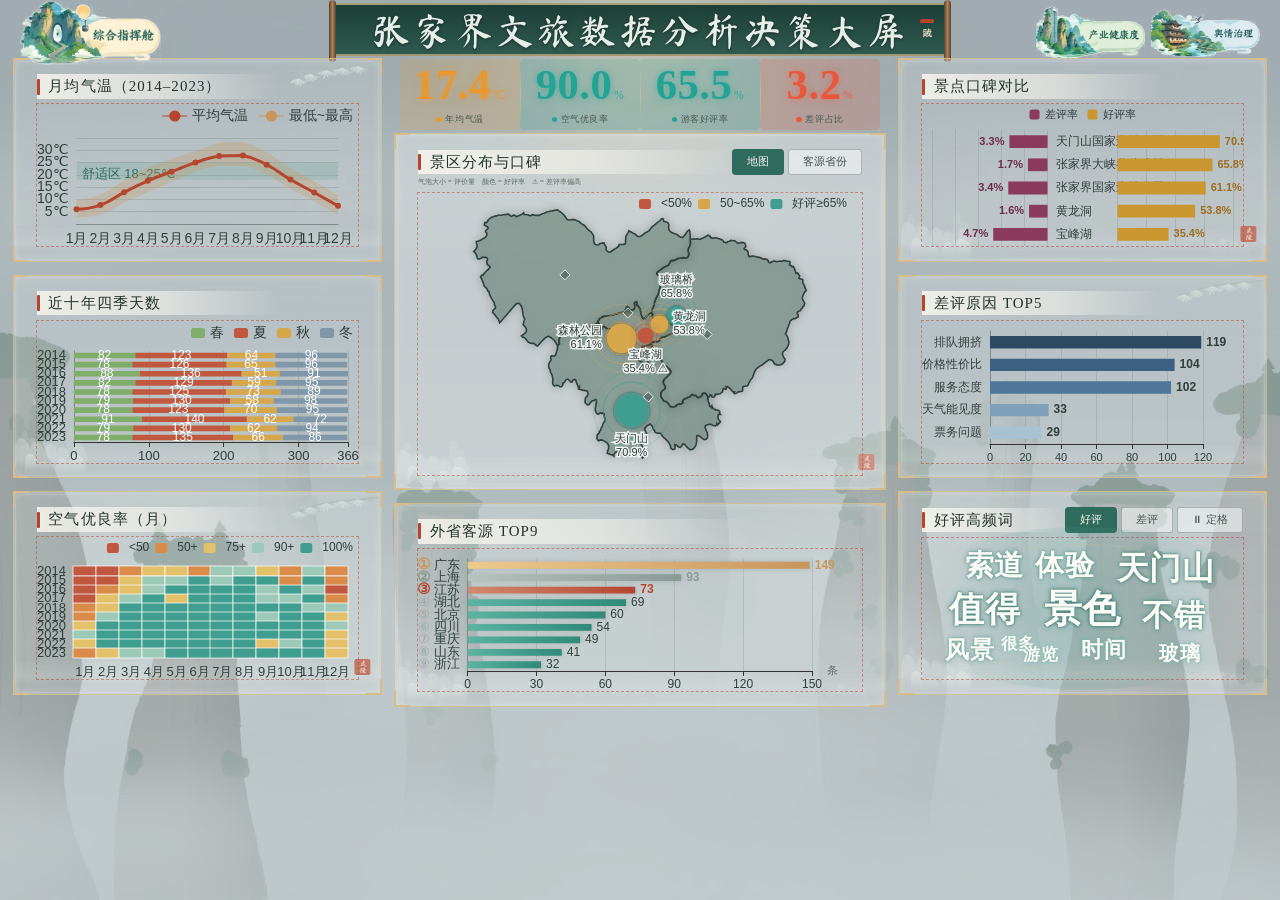
<file: dashboard/index.html>
<!DOCTYPE html>
<html lang="en">
<head>
    <meta charset="UTF-8">
    <meta http-equiv="X-UA-Compatible" content="IE=edge">
    <meta name="viewport" content="width=device-width, initial-scale=1.0">
    <title>张家界文旅数据分析决策大屏</title>
    <link rel="stylesheet" href="css/LscreenDis.css">
    <script src="js/echarts.min.js"></script>
    <script src="js/flexible.js"></script>
    <script src="js/jquery.min.js"></script>
    <style>
        /* 图片导航贴近页面顶部，保持左一右二布局 */
        .page-nav {
            position: absolute;
            top: 0;
            left: 20px;
            right: 20px;
            z-index: 9999;
            display: flex;
            align-items: center;
            justify-content: space-between;
            pointer-events: none;
        }
        .nav-left,
        .nav-right {
            display: flex;
            align-items: center;
            gap: 6px;
            pointer-events: auto;
        }
        .nav-right { flex-direction: row; }
        .page-nav a {
            display: block;
            line-height: 0;
            text-decoration: none;
            outline-offset: 3px;
            transition: transform 0.2s ease;
        }
        .nav-left a { width: clamp(85px, 11.05vw, 161.5px); }
        .nav-right a { width: clamp(76.5px, 8.5vw, 131.75px); }
        .page-nav a img {
            display: block;
            width: 100%;
            height: auto;
            object-fit: contain;
        }
        .page-nav a:hover { transform: translateY(-2px); }
        @media (max-width: 1000px) {
            .page-nav { top: 0; left: 10px; right: 10px; }
            .nav-left a { width: clamp(63.75px, 11.05vw, 106.25px); }
            .nav-right a { width: clamp(57.8px, 9.35vw, 89.25px); }
            .nav-left, .nav-right { gap: 2px; }
        }
        @media (max-width: 600px) {
            .page-nav { top: 0; left: 6px; right: 6px; }
            .nav-left a { width: 59.5px; }
            .nav-right a { width: 52.7px; }
        }
    </style>
</head>
<body>
    <nav class="page-nav" aria-label="大屏页面导航">
        <div class="nav-left">
            <a class="active" href="index.html" aria-label="综合指挥舱">
                <img src="img/01_综合指挥舱 .png" data-file="01_综合指挥舱.png" alt="综合指挥舱">
            </a>
        </div>
        <div class="nav-right">
            <a href="page2.html" aria-label="产业健康度">
                <img src="img/02_产业健康度.png" data-file="02_产业健康度.png" alt="产业健康度">
            </a>
            <a href="page3.html" aria-label="舆情治理">
                <img src="img/03_舆情治理.png" data-file="03_舆情治理.png" alt="舆情治理">
            </a>
        </div>
    </nav>


    <script>
        // 兼容图片放在 image、images 或其子文件夹中的情况
        document.querySelectorAll('.page-nav img[data-file]').forEach(function (img) {
            const name = img.dataset.file;
            const paths = [
                'image/' + name,
                'images/' + name,
                'image/导航按钮单独图片/' + name,
                'images/导航按钮单独图片/' + name,
                name
            ];
            let index = 0;
            img.onerror = function () {
                index += 1;
                if (index < paths.length) img.src = paths[index];
                else console.error('导航图片未找到：' + name + '。请确认图片与 HTML 的相对路径。');
            };
        });
    </script>

    <!-- 标题区 -->
    <header>
        <!-- 卷轴横幅：标题和印章放在横幅里 -->
        <div class="scroll">
            <h1>张家界文旅数据分析决策大屏</h1>
            <span class="seal">武陵</span>
        </div>
    </header>
    <!-- 父容器_大盒子 -->
    <div class="viewport">
        <!-- 左边区域 -->
        <div class="column">
            <div class="panel left1">
                <div class="inner">
                    <h2>月均气温（2014–2023）</h2>
                    <div class="chart"></div>
                </div>
            </div>
            <div class="panel left2">
                <div class="inner">
                    <h2>近十年四季天数</h2>
                    <div class="chart"></div>
                </div>
            </div>
            <div class="panel left3">
                <div class="inner">
                    <h2>空气优良率（月）</h2>
                    <div class="chart"></div>
                </div>
            </div>
        </div>
        <!-- 中间区域 -->
        <div class="column">
            <div class="panel center1">
                <div class="inner">
                    <div class="chart kpi-bar"></div>
                </div>
            </div>
            <div class="panel center2">
                <div class="inner">
                    <div class="tab-head">
                        <h2 id="center2Title">景区分布与口碑</h2>
                        <div class="tab-switch">
                            <button type="button" class="tab-btn active" data-tab="map">地图</button>
                            <button type="button" class="tab-btn" data-tab="province">客源省份</button>
                        </div>
                    </div>
                    <p class="map-legend">气泡大小 = 评价量　颜色 = 好评率　⚠ = 差评率偏高</p>
                    <div class="chart"></div>
                </div>
            </div>
            <!-- center3、center4 合并成一个宽格子：四季综合评估、游客量与旅游收入两张图先搁置，位置待定 -->
            <div class="center-bottom">
                <div class="panel center3">
                    <div class="inner">
                        <h2>外省客源 TOP9</h2>
                        <div class="chart"></div>
                    </div>
                </div>
            </div>
        </div>
        <!-- 右边区域 -->
        <div class="column">
            <div class="panel right1">
                <div class="inner">
                    <h2>景点口碑对比</h2>
                    <div class="chart"></div>
                </div>
            </div>
            <div class="panel right2">
                <div class="inner">
                    <!-- 完整的矩形树图（含景点下钻）信息量大，这个格子放不下，先放主要原因TOP4；
                         完整版代码还在 js/index.js 的 buildRight2Option 里，阶段D做交互时再接上 -->
                    <h2>差评原因 TOP5</h2>
                    <div class="chart"></div>
                </div>
            </div>
            <div class="panel right3">
                <div class="inner">
                    <div class="tab-head">
                        <h2 id="right3Title">好评高频词</h2>
                        <div class="tab-switch">
                            <button type="button" class="tab-btn active" data-tab="good">好评</button>
                            <button type="button" class="tab-btn" data-tab="bad">差评</button>
                            <button type="button" class="tab-btn" id="right3PauseBtn">⏸ 定格</button>
                        </div>
                    </div>
                    <!-- 纯 HTML+CSS 词云：每个词是一个独立的 <span>，各自配一条随机时长/延迟的
                         循环淡入淡出动画，不是整张图一起切换——词的位置、动画都由 js/index.js 生成 -->
                    <div class="chart" id="right3Stage"></div>
                </div>
            </div>
        </div>
    </div>
    <!-- 全屏查看大图用的弹层：默认隐藏，点"查看大图"才打开 -->
    <div id="chartModal" class="chart-modal">
        <div class="chart-modal-head">
            <h2 id="chartModalTitle"></h2>
            <span class="chart-modal-close" id="chartModalClose">✕ 关闭</span>
        </div>
        <div id="chartModalChart" class="chart-modal-chart"></div>
    </div>
    <!-- 数据（由 data_processing 里的脚本生成）和图表代码：放在页面最后，等图表容器都创建好了再画图 -->
    <script src="data/monthTemp.js"></script>
    <script src="data/seasonDays.js"></script>
    <script src="data/airMonth.js"></script>
    <script src="data/zjjGeo.js"></script>
    <script src="data/spotReview.js"></script>
    <script src="data/sourceProvince.js"></script>
    <script src="data/china.js"></script>
    <script src="data/badReasonCount.js"></script>
    <script src="data/wordCloud.js"></script>
    <script src="js/index.js"></script>
</body>
</html>
</file>
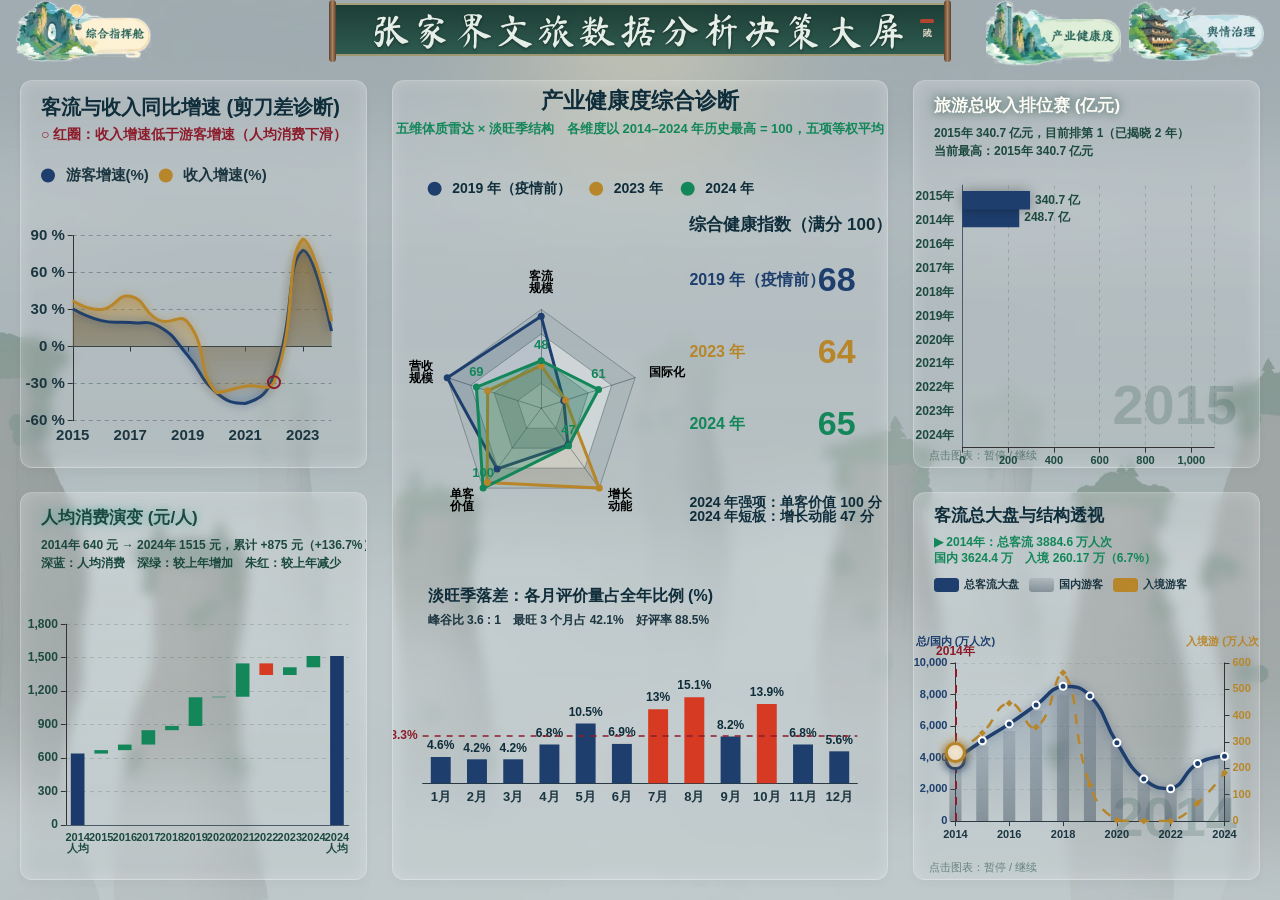
<file: dashboard/page2.html>
<!DOCTYPE html>
<html lang="zh-CN">
<head>
    <meta charset="UTF-8">
    <meta http-equiv="X-UA-Compatible" content="IE=edge">
    <meta name="viewport" content="width=device-width, initial-scale=1.0">
    <title>张家界文旅数据分析决策大屏</title>

    <!-- 公共样式 -->
    <link rel="stylesheet" href="css/LscreenDis.css">

    <!-- 页面二专用样式 -->
    <link rel="stylesheet" href="css/page2.css">

    <!-- 公共脚本 -->
    <script src="js/echarts.min.js"></script>
    <script src="js/flexible.js"></script>
    <script src="js/jquery.min.js"></script>
</head>

<body>
    <!-- 页面导航 -->
    <nav class="page-nav">
        <div class="nav-left">
            <a href="index.html" title="综合指挥舱">
                <img src="img/01_综合指挥舱 .png" alt="综合指挥舱">
            </a>
        </div>

        <div class="nav-right">
            <a class="active" href="page2.html" title="产业健康度">
                <img src="img/02_产业健康度.png" alt="产业健康度">
            </a>

            <a href="page3.html" title="舆情治理">
                <img src="img/03_舆情治理.png" alt="舆情治理">
            </a>
        </div>
    </nav>

    <!-- 页面标题 -->
    <header>
        <div class="scroll">
            <h1>张家界文旅数据分析决策大屏</h1>
            <span class="seal">武陵</span>
        </div>
    </header>
    <!-- ================= 核心图表数据舱 ================= -->
<section class="main-content">
    
    <!-- 左侧数据舱 -->
    <div class="left-column">
        <div class="chart-box" id="chart-scissors"></div>
        <div class="chart-box" id="chart-revenue-structure"></div> <!-- 预留一个收入结构图 -->
    </div>

    <!-- 中间 C 位数据舱 -->
    <div class="center-column">
        <div class="chart-box main-chart" id="chart-core"></div>
    </div>

    <!-- 右侧数据舱 (原本的留白区现在变成图表区) -->
    <div class="right-column">
        <!-- 原本在左下的客源排行，移动到右上方，更符合阅读动线 -->
        <div class="chart-box" id="chart-source"></div>
        <!-- 右下方：入境游复苏对比图 -->
        <div class="chart-box" id="chart-inbound"></div>
    </div>

</section>
<script src="data/tourism.js"></script>
<script src="data/monthReview.js"></script>
<script src="js/page2.js"></script>
</body>
</html>
</file>
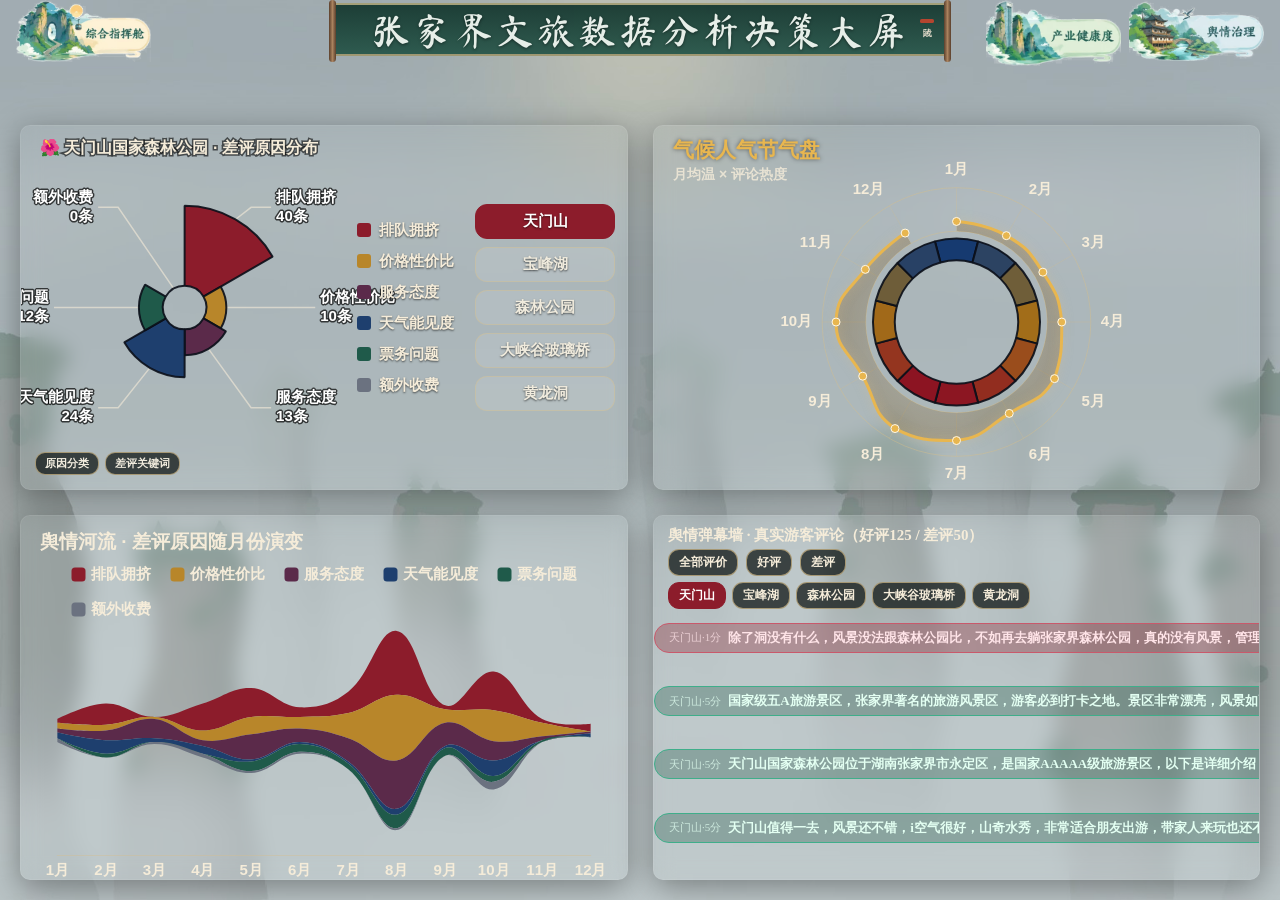
<file: dashboard/page3.html>
<!DOCTYPE html>
<html lang="zh-CN">
<head>
    <meta charset="UTF-8">
    <meta http-equiv="X-UA-Compatible" content="IE=edge">
    <meta name="viewport" content="width=device-width, initial-scale=1.0">
    <title>张家界文旅数据分析决策大屏</title>

    <link rel="stylesheet" href="css/LscreenDis.css">
    <link rel="stylesheet" href="css/page3.css">

    <script src="js/echarts.min.js"></script>
    <script src="js/flexible.js"></script>
    <script src="js/jquery.min.js"></script>
    <script src="data/monthTemp.js"></script>
    <script src="data/monthReview.js"></script>
    <script src="data/badReasonCount.js"></script>
    <script src="data/badWordsBySpot.js"></script>
    <script src="data/badReasonMonth.js"></script>
    <script src="data/commentSample.js"></script>

    <style>
        header {
            position: absolute;
            top: 0;
            left: 0;
            right: 0;
            width: 100%;
            height: 1.1rem;
            margin: 0 auto;
            z-index: 100;
        }

        .scroll {
            position: absolute;
            left: 50%;
            top: .05rem;
            width: 11.4rem;
            height: 1rem;
            margin-left: -5.7rem;
            background: linear-gradient(
                to bottom,
                rgba(22, 56, 48, .95),
                rgba(40, 86, 74, .95)
            );
            border-top: 2px solid rgba(214, 190, 140, .7);
            border-bottom: 2px solid rgba(214, 190, 140, .7);
        }

        .scroll::before,
        .scroll::after {
            content: "";
            position: absolute;
            top: -.08rem;
            width: .14rem;
            height: 1.16rem;
            border-radius: .07rem;
            background: linear-gradient(
                to right,
                #5a3f2c,
                #a9825e,
                #5a3f2c
            );
        }

        .scroll::before { left: -.14rem; }
        .scroll::after { right: -.14rem; }

        .scroll h1 {
            width: 100%;
            height: 100%;
            line-height: .96rem;
            text-align: center;
            font-family: "MaShanZheng", "KaiTi", serif;
            font-size: .72rem !important;
            font-weight: 400;
            letter-spacing: .06rem;
            color: transparent;
            background: linear-gradient(
                100deg,
                #e6eee8 40%,
                #fff3c9 50%,
                #e6eee8 60%
            );
            background-size: 300% 100%;
            -webkit-background-clip: text;
            background-clip: text;
            animation: shine 6s linear infinite;
        }

        @keyframes shine {
            from { background-position: 100% 0; }
            to { background-position: 0 0; }
        }

        .scroll .seal {
            position: absolute;
            right: .18rem;
            top: .27rem;
            padding: .04rem .05rem;
            border-radius: .03rem;
            background-color: #b5452f;
            color: #f6e9d8;
            font-family: "KaiTi", "楷体", serif;
            font-size: .16rem;
            line-height: .18rem;
            writing-mode: vertical-rl;
        }

        .page-nav {
            position: absolute;
            top: 0;
            left: 0;
            right: 0;
            z-index: 9999;
            display: flex;
            justify-content: space-between;
            align-items: flex-start;
            padding: 0 16px;
            pointer-events: none;
        }

        .nav-left, .nav-right {
            display: flex;
            align-items: flex-start;
            gap: 8px;
            pointer-events: auto;
        }

        .page-nav a {
            display: block;
            width: 135px;
            line-height: 0;
            transition: transform .2s ease;
        }

        .page-nav a img {
            display: block;
            width: 100%;
            height: auto;
        }

        .page-nav a:hover {
            transform: translateY(2px);
        }
    </style>
</head>

<body>
    
    <nav class="page-nav">
        <div class="nav-left">
            <a href="index.html" title="综合指挥舱">
                <img src="img/01_综合指挥舱 .png" alt="综合指挥舱">
            </a>
        </div>

        <div class="nav-right">
            <a href="page2.html" title="产业健康度">
                <img src="img/02_产业健康度.png" alt="产业健康度">
            </a>

            <a href="page3.html" title="舆情治理">
                <img src="img/03_舆情治理.png" alt="舆情治理">
            </a>
        </div>
    </nav>

    <header>
        <div class="scroll">
            <h1>张家界文旅数据分析决策大屏</h1>
            <span class="seal">武陵</span>
        </div>
    </header>

    <!-- 经典的 2×2 四宫格网格容器 -->
    <div class="main-container">
        <div class="glass-panel" id="panelTopLeft">
    <!-- 左上角图表内部专属的切换按钮容器 -->
    <div class="panel-inner-controller" id="topLeftController"></div>
</div>
        <div class="glass-panel" id="panelTopRight"></div>
        <div class="glass-panel" id="panelBottomLeft"></div>
        <div class="glass-panel" id="panelBottomRight">
            <div class="danmu-header" id="danmuHeader">舆情弹幕墙 · 真实游客评论</div>
            <div class="danmu-filters" id="danmuFilters">
                <div class="danmu-spot-tab sentiment-tab active" data-sentiment="all">全部评价</div>
                <div class="danmu-spot-tab sentiment-tab" data-sentiment="pos">好评</div>
                <div class="danmu-spot-tab sentiment-tab" data-sentiment="neg">差评</div>
            </div>
            <div class="danmu-spot-tabs" id="danmuSpotTabs"></div>
            <div class="danmu-wall" id="danmuWall"></div>
        </div>
    </div>
<script src="js/page3.js"></script>
</body>
</html>
</file>
<file: dashboard/css/LscreenDis.css>
/* 清除元素默认的内外边距 */
* {
    margin: 0;
    padding: 0;
    box-sizing: border-box;
}
/* 让所有斜体_不倾斜 */
em,
i {
    font-style: normal;
}
/* 去掉列表前面的小点 */
li {
    list-style: none;
}
/* 图片没有边框_去掉图片底侧的空白缝隙 */
img {
    border: 0; /* ie6 */
    vertical-align: middle;
}
/* 让button 按钮 变成小手 */
button {
    cursor: pointer;
}
/* 取消链接的下划线 */
a {
    color: #666;
    text-decoration: none;
}
a:hover {
    color: #e33333;
}
h4 {
    font-weight: 400;
}

/* 整屏背景：水墨剪影风峰林云海（img/bg.jpg，自己画的），配色参考武陵源雨后实景
   配色：天空 #7f8d96→#dde3e3 灰蓝 / 云雾 #eef2f1 / 峰林岩体 近 #77736a → 远 #a6aeac 砂岩暖灰、植被 近 #2d4d36 → 远 #8fa199 只在峰顶和崖壁 / 金日 #f6d27a
   原图山峰太满、戳进了面板内容区域显得杂乱，和纯色（#b0bbbe，和 body 底色一致）按 70% 混合调淡，只留一层若隐若现的氛围 */
body {
    background: #b0bbbe url(../img/bg.jpg) no-repeat center bottom / cover fixed;   /* fixed：按屏幕大小铺满，底部不漏边 */
}

/* 实现rem适配 */
@media screen and (max-width: 1024px) {
    html {
        font-size: 42.66px !important;
    }
}
@media screen and (min-width: 1920px) {
    html {
        font-size: 80px !important;
    }
}

/* 父容器_大盒子：整个屏幕的flex为10，以下按3：4：3比例划分 */
.viewport {
    display: flex;
    min-width: 1024px;
    max-width: 1920px;
    min-height: 780px;
    margin: 0 auto;
    padding: 1.1rem .25rem 0;
}
/* 左边区域 */
.viewport .column {
    flex: 3;
}
/* 中间区域 */
.viewport .column:nth-child(2) {
    flex: 4;
}
/* 右边区域 */
.viewport .column:nth-child(3) {
    flex: 3;
}
/* 中间栏左右各留 .25rem 间隔 */
.viewport .column:nth-child(2) {
    margin: 0 .25rem;
}

/* 公共面板样式（照老师 1.2 节的 border-image 写法，边框图换成自己画的山水元素） */
/* 边框图都是 2 倍图（960×480），所以切割值是设计尺寸的 2 倍：上 50 右 140 下 90 左 160 像素 → ×2 */
.panel {
    position: relative;
    border: 15px solid transparent;
    border-image-source: url(../img/border-peaks.png);
    border-width: .625rem 1.75rem 1.125rem 2rem;    /* 50px 140px 90px 160px ÷ 80 */
    border-image-slice: 100 280 180 320 fill;        /* fill：边框图中间部分也铺上（边框图已去掉底色，面板透明，背景直接透出来） */
    margin-bottom: .25rem;
}
.inner {
    position: absolute;
    /* 负的边框宽度：让内容区铺满整个面板，而不是只占边框围出来的中间部分 */
    top: -.625rem;
    right: -1.75rem;
    bottom: -1.125rem;
    left: -2rem;
    padding: .3rem .45rem;
    /* 竖向 flex：上面是小标题，下面的图表容器占满剩下的高度 */
    display: flex;
    flex-direction: column;
}
/* 面板底板和框线：用伪元素画，位置和 .inner 一样铺满整个面板
   ::before 在内容下面：一层很淡的白色（只提亮、不改变背景的颜色）+ 一圈金色细线
   ::after 在内容上面：四个角各一个金色的 L 形角标，像古画装裱的包角 */
.panel::before,
.panel::after {
    content: "";
    position: absolute;
    top: -.625rem;
    right: -1.75rem;
    bottom: -1.125rem;
    left: -2rem;
    pointer-events: none;   /* 不挡住图表的鼠标交互 */
}
.panel::before {
    background-color: rgba(255, 255, 255, .16);
    border: 1px solid rgba(214, 190, 140, .75);
    border-radius: .06rem;
    box-shadow: inset 0 0 .15rem rgba(255, 255, 255, .25);   /* 内发光，让框线更柔和 */
}
/* center2 是地图所在的视觉重心，底板比其他面板更"实"一点，不会被淡化后的背景吃掉 */
.center2::before {
    background-color: rgba(255, 255, 255, .32);
}
.panel::after {
    /* 8 条渐变色块拼成 4 个 L 形角：每个角一横一竖 */
    background:
        linear-gradient(#d6be8c, #d6be8c) left top / .3rem .04rem,
        linear-gradient(#d6be8c, #d6be8c) left top / .04rem .3rem,
        linear-gradient(#d6be8c, #d6be8c) right top / .3rem .04rem,
        linear-gradient(#d6be8c, #d6be8c) right top / .04rem .3rem,
        linear-gradient(#d6be8c, #d6be8c) left bottom / .3rem .04rem,
        linear-gradient(#d6be8c, #d6be8c) left bottom / .04rem .3rem,
        linear-gradient(#d6be8c, #d6be8c) right bottom / .3rem .04rem,
        linear-gradient(#d6be8c, #d6be8c) right bottom / .04rem .3rem;
    background-repeat: no-repeat;
}
/* 面板小标题：左边一条朱红竖线（和印章呼应）+ 深墨色楷体字*/
.panel h2 {
    position: relative;
    width: 75%;
    height: .46rem;
    line-height: .46rem;
    padding-left: .22rem;
    background: linear-gradient(to right, rgba(248, 246, 238, .85), rgba(248, 246, 238, .55) 55%, rgba(248, 246, 238, 0));
    font-family: "KaiTi", "楷体", serif;
    font-size: .28rem;
    font-weight: 400;
    letter-spacing: .02rem;
    color: #24332e;
}
.panel h2::before {
    content: "";
    position: absolute;
    left: 0;
    top: .08rem;
    width: .06rem;
    height: .3rem;
    border-radius: .02rem;
    background-color: #b5452f;
}
/* 地图图例说明文字：小字，放在标题和图表之间 */
.map-legend {
    margin-top: .05rem;
    font-size: .14rem;
    color: #5a6b64;
}
/* 标题和切换标签同一行：标题占位置，标签贴右边 */
.tab-head {
    display: flex;
    align-items: center;
    justify-content: space-between;
}
.tab-switch {
    display: flex;
    gap: .08rem;
}
.tab-btn {
    border: 1px solid rgba(47, 63, 58, .3);
    background: rgba(255, 255, 255, .5);
    border-radius: .06rem;
    padding: .09rem .26rem;
    font-size: .2rem;
    font-weight: 500;
    color: #46564f;
    cursor: pointer;
    white-space: nowrap;   /* 字号变大后容器变窄会换行，强制不换行，按钮自己变宽 */
    transition: background-color .2s ease, color .2s ease;
}
.tab-btn.active {
    background-color: #2f6b5c;
    border-color: #2f6b5c;
    color: #f6f3ea;
}
/* 图表容器：ECharts 画在这里。flex: 1 让它占满小标题下面剩余的空间，面板高度变了它也跟着变 */
.chart {
    flex: 1;
    margin-top: .1rem;
    outline: 1px dashed rgba(181, 69, 47, .5);   /* 临时虚线框，用来看容器的位置和大小，放进图表后删掉 */
    transition: transform .25s ease;
    transform-origin: center center;
}
/* 鼠标移到面板上，图表轻微放大一点（本身格子太小、字看不清的图尤其有用），
   z-index 提上来保证放大后不被隔壁面板压住 */
.panel:hover .chart {
    transform: scale(1.12);
    position: relative;
    z-index: 5;
}
/* "查看大图"按钮：平时半透明，鼠标移到标题行才完全显示，不抢视觉重点 */
.view-btn {
    border: 1px solid rgba(47, 63, 58, .3);
    background: rgba(255, 255, 255, .6);
    border-radius: .04rem;
    padding: .02rem .08rem;
    font-size: .12rem;
    color: #46564f;
    cursor: pointer;
    opacity: .55;
    white-space: nowrap;
    transition: opacity .2s ease, background-color .2s ease;
}
.tab-head:hover .view-btn,
.view-btn:hover {
    opacity: 1;
    background-color: #2f6b5c;
    color: #f6f3ea;
    border-color: #2f6b5c;
}

/* ========== 全屏查看大图弹层 ========== */
.chart-modal {
    display: none;   /* 默认隐藏，加 .open 才显示 */
    position: fixed;
    inset: 0;
    z-index: 100;
    background: rgba(18, 26, 23, .92);   /* 深墨绿半透明遮罩 */
    flex-direction: column;
    padding: .3rem .5rem;
}
.chart-modal.open {
    display: flex;
}
.chart-modal-head {
    display: flex;
    align-items: center;
    justify-content: space-between;
    flex-shrink: 0;
    padding-bottom: .15rem;
    border-bottom: 1px solid rgba(214, 190, 140, .4);
}
.chart-modal-head h2 {
    color: #f6f3ea;
    font-family: "KaiTi", "楷体", serif;
    font-size: .32rem;
    font-weight: 400;
}
.chart-modal-close {
    color: #f6f3ea;
    font-size: .18rem;
    cursor: pointer;
    padding: .06rem .16rem;
    border: 1px solid rgba(214, 190, 140, .5);
    border-radius: .04rem;
    transition: background-color .2s ease;
}
.chart-modal-close:hover {
    background-color: rgba(214, 190, 140, .2);
}
.chart-modal-chart {
    flex: 1;
    margin-top: .2rem;
}
/* 中间第一块是矮的关键指标条：没有小标题，内边距也收小 */
.center1 .inner {
    padding: .15rem .35rem;
}
.center1 .chart {
    margin-top: 0;
    outline: none;   /* 这一块不是 ECharts 图表，不用虚线调试框 */
}
/* KPI 条：5 个数字横向等分 */
.kpi-bar {
    display: flex;
    align-items: flex-start;   /* 色块保持原来内容撑开的大小，不拉伸；整体贴顶，紧挨着标题，多出来的空白都留在下面 */
    height: 100%;
}
.kpi-item {
    position: relative;
    flex: 1;
    text-align: center;
    padding: .06rem .06rem .08rem;
    border-radius: .08rem;
    cursor: default;
    transition: transform .25s ease, box-shadow .25s ease, background-color .25s ease;
    /* 淡色底卡片，颜色跟着数字的 tone 走（下面按 tone 覆盖），数字从背景里"浮"出来 */
    background-color: rgba(36, 51, 46, .05);
}
/* 项与项之间：上下渐隐的金色竖线，比一条死板的实线细分隔更有质感，呼应边框上的金线 */
.kpi-item + .kpi-item::before {
    content: "";
    position: absolute;
    left: 0;
    top: 12%;
    bottom: 12%;
    width: 1px;
    background: linear-gradient(to bottom, transparent, rgba(214, 190, 140, .8), transparent);
}
.kpi-value {
    display: block;
    font-size: .8rem;   /* 再加大：配合 center1 加高到 2.2rem */
    font-weight: 800;
    line-height: 1.1;
    letter-spacing: .01rem;
    color: #24332e;   /* 默认墨色，下面按含义覆盖 */
    /* 不换行：单位是"位"这种汉字时，CSS 默认允许在汉字前断行，数字和单位会被拆成两行，
       撑高这一格、跟别的格子不对齐，所以强制数字和单位连在一行 */
    white-space: nowrap;
}
.kpi-value .unit {
    font-size: .22rem;
    font-weight: 400;
    margin-left: .03rem;
    opacity: .8;
}
.kpi-label {
    display: flex;
    align-items: center;
    justify-content: center;
    font-size: .17rem;
    color: #46564f;
    margin-top: .08rem;
    letter-spacing: .01rem;
    white-space: nowrap;   /* 不换行，换行会把矮条撑高、挤变形 */
}
/* 标签前面一个彩色圆点，颜色跟数字同一个 tone——仿照教程"●订单量"的做法，但用咱们自己的配色 */
.kpi-dot {
    display: inline-block;
    width: .1rem;
    height: .1rem;
    border-radius: 50%;
    margin-right: .07rem;
    flex-shrink: 0;
}
/* 按数值含义配色+发光：青=好、砂岩红=差、金=温度这种没有好坏之分的中性值；
   数字颜色、底卡片颜色、发光阴影三处统一换成同一个 tone 色，醒目感是"整体一块"亮起来，不只是文字变色；
   颜色比之前那版加深的调回更亮更饱和（之前太深看起来发暗） */
.kpi-item.tone-warm { background-color: rgba(232, 152, 47, .18); }
.kpi-item.tone-good { background-color: rgba(34, 163, 147, .18); }
.kpi-item.tone-bad  { background-color: rgba(232, 87, 60, .2); }
.kpi-item.tone-warm .kpi-value { color: #e8982f; text-shadow: 0 0 .14rem rgba(232, 152, 47, .55); }
.kpi-item.tone-good .kpi-value { color: #22a393; text-shadow: 0 0 .14rem rgba(34, 163, 147, .55); }
.kpi-item.tone-bad  .kpi-value { color: #e8573c; text-shadow: 0 0 .14rem rgba(232, 87, 60, .55); }
.kpi-item.tone-warm .kpi-dot { background-color: #e8982f; }
.kpi-item.tone-good .kpi-dot { background-color: #22a393; }
.kpi-item.tone-bad  .kpi-dot { background-color: #e8573c; }

/* 鼠标悬停：轻微上浮+放大，阴影和底色都跟着加深一点，让人感觉这块"活"的 */
.kpi-item:hover {
    transform: translateY(-.05rem) scale(1.04);
    box-shadow: 0 .1rem .22rem rgba(36, 51, 46, .22);
}
.kpi-item.tone-warm:hover { background-color: rgba(232, 152, 47, .28); }
.kpi-item.tone-good:hover { background-color: rgba(34, 163, 147, .28); }
.kpi-item.tone-bad:hover  { background-color: rgba(232, 87, 60, .3); }

/* 五种边框交错使用（每张都有底部云雾）：
   peaks 峰林 / pine 迎客松 / peaks-seal 峰林+印章 / pine-seal 迎客松+印章 / mist 只有云雾 */
.left1, .center4, .right2   { border-image-source: url(../img/border-pine.png); }
.left2, .center3, .right3   { border-image-source: url(../img/border-peaks.png); }
.left3                      { border-image-source: url(../img/border-pine-seal.png); }
.center2, .right1           { border-image-source: url(../img/border-peaks-seal.png); }
.center1                    { border-image-source: url(../img/border-mist.png); }

/* 各区域高度：设计稿 1920×1080，1rem = 80px，总高 13.5rem，减去顶部标题区 1.3rem 剩 12.2rem */
/* 左右两栏各 3 块，每块下边距 .25rem：(12.2 - .75) ÷ 3 ≈ 3.81rem */
.left1, .left2, .left3,
.right1, .right2, .right3 {
    height: 3.81rem;
}
/* 中间栏：第 1 块 1.2rem + 第 2 块 6.44rem + 底部并排两块 3.81rem + 3 个下边距 .75rem = 12.2rem */
.center1 {
    /* 缩到贴合色块实际高度（量出来 1.34rem，留一点余量到 1.4rem），色块不再居中/贴顶留白，
       下面多出来的 .8rem 全部加给 center2 地图 */
    height: 1.4rem;
    border: none;   /* 去掉边框和山水纹理图，KPI 条不需要单独的卡片框，直接铺满 */
    margin-bottom: 0;   /* 和 center2 之间原本有 .25rem 的通用面板间距，KPI 色块紧贴地图面板看着更连贯，省出来的加给 center2 */
}
/* 不要金线、四角装饰、白底——KPI 内容自己有颜色块，不需要外面再套一层卡片 */
.center1::before,
.center1::after {
    content: none;
}
.center1 .inner {
    top: 0;
    right: 0;
    bottom: 0;
    left: 0;
    padding: 0 .1rem;
}
.center2 {
    /* 原来 5.44rem，header 缩小省出 .2rem + center1 去掉 margin-bottom 省出 .25rem + center1 缩到贴合色块高度再省出 .8rem，都加在这 */
    height: 6.69rem;
}
.center-bottom {
    display: flex;
}
.center-bottom .panel {
    flex: 1;
    height: 3.81rem;
}
/* center3 原来靠 margin-right 和 center4 隔开，center4 现在并进 center3 了（见 html 注释），不用再留边距 */

/* ========== 标题区 ========== */
/* 标题字体：马善政毛笔楷书（SIL OFL 免费可商用），只截取了标题用到的字，文件约 10KB */
@font-face {
    font-family: "MaShanZheng";
    src: url(../fonts/MaShanZheng-title.ttf);
}
/* 占住 .viewport 顶部留出的 1.1rem（原来 1.3rem，横幅上下露出一圈灰底，看着像多出一条空隙，
   缩小到贴着横幅的尺寸，省出来的 .2rem 加给 center2 地图） */
header {
    position: absolute;
    top: 0;
    left: 0;
    right: 0;
    max-width: 1920px;
    height: 1.1rem;
    margin: 0 auto;
}
/* 卷轴横幅：底色用上深下浅的 CSS3 渐变，上下各一条金线 */
.scroll {
    position: absolute;
    left: 50%;
    top: .05rem;
    width: 11.4rem;
    height: 1rem;
    margin-left: -5.7rem;   /* 宽度的一半，让横幅水平居中 */
    background: linear-gradient(to bottom, rgba(22, 56, 48, .95), rgba(40, 86, 74, .95));
    border-top: 2px solid rgba(214, 190, 140, .7);
    border-bottom: 2px solid rgba(214, 190, 140, .7);
}
/* 两端的卷轴杆：用伪元素画，比横幅上下各长出一点，横向渐变做出圆木的立体感 */
.scroll::before,
.scroll::after {
    content: "";
    position: absolute;
    top: -.08rem;
    width: .14rem;
    height: 1.16rem;
    border-radius: .07rem;
    background: linear-gradient(to right, #5a3f2c, #a9825e, #5a3f2c);
}
.scroll::before {
    left: -.14rem;
}
.scroll::after {
    right: -.14rem;
}
/* 标题文字：行高等于横幅高度，文字就上下居中；
   文字里填一条渐变，渐变从右移到左，就像一道光扫过（CSS3 动画） */
.scroll h1 {
    line-height: .96rem;
    text-align: center;
    font-family: "MaShanZheng", "KaiTi", serif;   /* 字体文件没加载出来时退回楷体 */
    font-size: .72rem;
    font-weight: 400;       /* 毛笔字本身有粗细，不再加粗，否则笔画会糊 */
    letter-spacing: .06rem;   /* 字变大后字距收一点，免得碰到右边的印章 */
    filter: drop-shadow(0 .02rem .03rem rgba(0, 0, 0, .45));   /* 投影让字浮起来；文字是透明的，所以不用 text-shadow */
    color: transparent;
    background: linear-gradient(100deg, #e6eee8 40%, #fff3c9 50%, #e6eee8 60%);
    background-size: 300% 100%;
    -webkit-background-clip: text;
    background-clip: text;
    animation: shine 6s linear infinite;
}
@keyframes shine {
    from { background-position: 100% 0; }
    to   { background-position: 0 0; }
}
/* ========== 词云面板的背景光晕 + 装饰圆环（right3）========== */
/* 呼吸光晕：径向渐变 + 一个很慢的缩放透明度动画，给词云衬一层"活"的底色，
   不是一块死白板。默认青绿（好评基调），切到差评 tab 时 .right3 加 .tone-bad-bg 换成暖红 */
.right3 .chart {
    position: relative;
}
.right3 .chart::before {
    content: "";
    position: absolute;
    inset: -8%;
    border-radius: 50%;
    background: radial-gradient(circle, rgba(63, 158, 143, .28) 0%, rgba(63, 158, 143, .08) 55%, transparent 75%);
    animation: breathe 4s ease-in-out infinite;
    pointer-events: none;
    transition: background .4s ease;
    z-index: 0;
}
.right3.tone-bad-bg .chart::before {
    background: radial-gradient(circle, rgba(192, 88, 63, .28) 0%, rgba(192, 88, 63, .08) 55%, transparent 75%);
}
@keyframes breathe {
    0%, 100% { transform: scale(.94); opacity: .75; }
    50%      { transform: scale(1.04); opacity: 1; }
}
/* 装饰圆环：两圈很淡的虚线圆，绕着词云慢慢转，呼应边框上的山水印章，增加一点"仪式感" */
.right3 .chart::after {
    content: "";
    position: absolute;
    inset: 4%;
    border-radius: 50%;
    border: 1px dashed rgba(214, 190, 140, .35);
    animation: spin 40s linear infinite;
    pointer-events: none;
    z-index: 0;
}
@keyframes spin {
    from { transform: rotate(0deg); }
    to   { transform: rotate(360deg); }
}
/* echarts 画在 canvas 上，层级要盖过光晕和圆环（它俩是 ::before/::after，z-index:0），
   canvas 本身没法单独设置层级，所以给光晕圆环都压到 0，canvas 默认在普通流里已经在它们上面 */
.right3 .chart canvas {
    position: relative;
    z-index: 1;
}
/* 纯 HTML+CSS 词云：每个词是绝对定位的一个 <span>，自己循环播放一条淡入淡出动画，
   duration、delay 都是 JS 生成时随机定的（写在行内 style 的 --dur/--delay 变量里），
   所以每个词渐隐渐现的节奏都错开，不是整批一起动 */
/* 不用发光了，改成实色字 + 细描边：颜色按这个词的排名渐变算出来，直接作为文字颜色（见 js 里的 color） */
.word-cloud-item {
    position: absolute;
    /* 重要：js 算的 left/top 是这个词的"中心点"坐标，不加这个 translate 的话，CSS 会把 left/top
       当成左上角，字就会整体往右下偏，偏移量还跟字号成正比——字越大偏得越明显，"景色"这种最大的
       词偏得最夸张，看着完全不在该在的地方，就是这个问题 */
    transform: translate(-50%, -50%);
    white-space: nowrap;
    line-height: 1;
    font-weight: 900;
    letter-spacing: .01rem;
    color: #fdfbf5;   /* 字心统一用白色，不管排名高低都清楚看得见，颜色区分交给边缘发光 */
    text-shadow:
        0 0 .035rem var(--glow, rgba(255,255,255,.9)),
        0 0 .08rem var(--glow, rgba(255,255,255,.6));
    pointer-events: none;
    animation: wordFade var(--dur, 5s) ease-in-out var(--delay, 0s) infinite;
}
/* 原来 0%/100%=隐、50%=全显是个尖三角，字刚显清楚就开始淡出；改成显示阶段拉长一段平台期，
   字能稳稳停留一会儿再淡出，不是一闪而过 */
/* 完全显示的时间窗口缩短（原来 22%~78% 占了一大半周期），大部分时间都在渐隐渐现的过程中，
   真正"全亮"的瞬间很短——这样同一时刻全亮的词变少，重叠的概率自然就低了 */
/* 原地消失：不带位移/缩放了，只是透明度变化，字不会"飘一下"再出现 */
@keyframes wordFade {
    0%, 100% { opacity: 0; }
    48%, 52% { opacity: 1; }
}
/* 不是当前 tab 的词云整体隐藏（不占位、不计算动画），切 tab 时才显示 */
.word-cloud-set {
    position: absolute;
    inset: 0;
    display: none;
}
.word-cloud-set.active {
    display: block;
}
/* 定格：.right3 加 .paused 后，不是在动画随机某一帧原地冻结（那样会有一半词正好淡出到看不见），
   而是让所有词都强制显示出来——因为位置已经做了防重叠，全部显示出来也不会挤成一团，正好拿来通览全部 */
.right3.paused .word-cloud-item {
    animation-play-state: paused;
    opacity: 1 !important;
    transform: translate(-50%, -50%) !important;   /* 定格时也要保留居中偏移，不然字会跳去左上角 */
}

/* 印章：和面板边框上的"武陵"印章呼应，两个字竖排 */
.scroll .seal {
    position: absolute;
    right: .18rem;  /* 字变大后印章往右靠，和标题留出间隙 */
    top: .27rem;
    padding: .04rem .05rem;
    border-radius: .03rem;
    background-color: #b5452f;
    color: #f6e9d8;
    font-family: "KaiTi", "楷体", serif;
    font-size: .16rem;
    line-height: .18rem;
    writing-mode: vertical-rl;
}
</file>
<file: dashboard/css/page2.css>
/* 页面二背景 */
html,
body {
    min-height: 100%;
}

body {
    background-color: #b0bbbe;
    background-image: url("../img/bg.jpg");
    background-repeat: no-repeat;
    background-position: center center;
    background-size: cover;
    background-attachment: fixed;
}

/* 页面标题 */
header {
    position: absolute;
    top: 0;
    left: 0;
    right: 0;
    width: 100%;
    height: 1.1rem;
    margin: 0 auto;
    z-index: 100;
}

.scroll {
    position: absolute;
    left: 50%;
    top: .05rem;
    width: 11.4rem;
    height: 1rem;
    margin-left: -5.7rem;
    background: linear-gradient(
        to bottom,
        rgba(22, 56, 48, .95),
        rgba(40, 86, 74, .95)
    );
    border-top: 2px solid rgba(214, 190, 140, .7);
    border-bottom: 2px solid rgba(214, 190, 140, .7);
}

.scroll::before,
.scroll::after {
    content: "";
    position: absolute;
    top: -.08rem;
    width: .14rem;
    height: 1.16rem;
    border-radius: .07rem;
    background: linear-gradient(
        to right,
        #5a3f2c,
        #a9825e,
        #5a3f2c
    );
}

.scroll::before {
    left: -.14rem;
}

.scroll::after {
    right: -.14rem;
}

.scroll h1 {
    width: 100%;
    height: 100%;
    line-height: .96rem;
    text-align: center;
    font-family: "MaShanZheng", "KaiTi", serif;
    font-size: .72rem !important;
    font-weight: 400;
    letter-spacing: .06rem;
    color: transparent;
    background: linear-gradient(
        100deg,
        #e6eee8 40%,
        #fff3c9 50%,
        #e6eee8 60%
    );
    background-size: 300% 100%;
    -webkit-background-clip: text;
    background-clip: text;
    animation: shine 6s linear infinite;
}

@keyframes shine {
    from {
        background-position: 100% 0;
    }

    to {
        background-position: 0 0;
    }
}

.scroll .seal {
    position: absolute;
    right: .18rem;
    top: .27rem;
    padding: .04rem .05rem;
    border-radius: .03rem;
    background-color: #b5452f;
    color: #f6e9d8;
    font-family: "KaiTi", "楷体", serif;
    font-size: .16rem;
    line-height: .18rem;
    writing-mode: vertical-rl;
}

/* 页面导航按钮 */
.page-nav {
    position: absolute;
    top: 0;
    left: 0;
    right: 0;
    z-index: 9999;
    display: flex;
    justify-content: space-between;
    align-items: flex-start;
    padding: 0 16px;
    pointer-events: none;
}

.nav-left,
.nav-right {
    display: flex;
    align-items: flex-start;
    gap: 8px;
    pointer-events: auto;
}

.page-nav a {
    display: block;
    width: 135px;
    line-height: 0;
    transition: transform .2s ease;
}

.page-nav a img {
    display: block;
    width: 100%;
    height: auto;
}

.page-nav a:hover {
    transform: translateY(2px);
}

/* 屏幕适配 */
@media screen and (max-width: 1024px) {
    .scroll {
        width: 11.4rem;
        margin-left: -5.7rem;
    }
}

@media screen and (max-width: 700px) {
    .page-nav {
        padding: 0 5px;
    }

    .nav-left,
    .nav-right {
        gap: 2px;
    }

    .page-nav a {
        width: 85px;
    }
}

/* ================= 页面布局基础 ================= */
.main-content {
    position: relative;
    z-index: 10;
    display: flex;
    justify-content: space-between;
    gap: 2%; /* 保持列与列之间的整齐空隙 */
    padding: 1.5rem 20px 20px 20px; 
    height: 100vh;
    box-sizing: border-box;
}

/* 左右两列对称，各占 28% 宽度 */
.left-column, .right-column {
    width: 28%;
    height: 100%;
    display: flex;
    flex-direction: column;
    justify-content: space-between;
}

/* 中间主舱占 40% 宽度 */
.center-column {
    width: 40%;
    height: 100%;
}

/* 玻璃拟态图表容器 (保持你上一版的高透配置不变) */
.chart-box {
    width: 100%;
    background: linear-gradient(180deg, rgba(255, 255, 255, 0.15) 0%, rgba(255, 255, 255, 0.05) 100%);
    border: 1px solid rgba(255, 255, 255, 0.3);
    border-radius: 12px;
    box-shadow: inset 0 0 15px rgba(255, 255, 255, 0.2), 0 4px 10px rgba(0, 0, 0, 0.03);
    backdrop-filter: blur(6px);
    -webkit-backdrop-filter: blur(6px);
    box-sizing: border-box;
}

/* 左右两侧的上下图表，各占 48.5% 的高度，中间自然留出间距 */
#chart-scissors, #chart-revenue-structure, #chart-source, #chart-inbound {
    height: 48.5%;
}

/* 中心图表占满 100% 高度 */
.main-chart {
    height: 100%;
}
</file>
<file: dashboard/css/page3.css>
/* 页面三：经典的 2×2 四宫格网格格局样式 */
body {
    background-color: #0b0f19;
    margin: 0;
    padding: 0;
    width: 100vw;
    height: 100vh;
    overflow: hidden;
}

/* 主容器：设定为严格的 2行 2列 网格，框与框的间距设为 25px */
.main-container {
    position: absolute;
    top: 125px;
    left: 20px;
    right: 20px;
    bottom: 20px;
    display: grid;
    grid-template-columns: repeat(2, 1fr); /* 左右两列平分 */
    grid-template-rows: repeat(2, 1fr);    /* 上下两行平分 */
    gap: 25px;                             /* 框与框之间的间隔 */
}

/* 玻璃质感面板：将背景色透明度从 0.05 调低到 0.02，边框也调细/调透，实现更高通透感 */
.glass-panel {
    background: rgba(255, 255, 255, 0.00);
    backdrop-filter: blur(10px);
    -webkit-backdrop-filter: blur(10px);
    border: 1px solid rgba(255, 255, 255, 0.08);
    border-radius: 10px;
    box-shadow: 0 8px 32px 0 rgba(0, 0, 0, 0.37);
    box-sizing: border-box;
    width: 100%;
    height: 100%;
}
/* 右下角轮播舱样式 */
.comment-carousel-box {
    width: 100%;
    height: calc(100% - 35px);
    display: flex;
    flex-direction: column;
    justify-content: center;
    overflow: hidden;
    position: relative;
    padding: 0 12px 12px 12px;
    box-sizing: border-box;
}

.comment-scroll-viewport {
    width: 100%;
    height: 100%;
    overflow: hidden;
    position: relative;
}

.comment-scroll-track {
    position: absolute;
    width: 100%;
    animation: scrollUp 15s linear infinite;
}

.comment-scroll-track:hover {
    animation-play-state: paused;
}

.comment-item {
    padding: 8px 10px;
    margin-bottom: 8px;
    background: rgba(255, 255, 255, 0.02);
    border-left: 3px solid #38bdf8;
    border-radius: 4px;
    display: flex;
    flex-direction: column;
    gap: 4px;
}

.comment-text {
    color: #e5e7eb;
    font-size: 11px;
    line-height: 1.3;
}

.comment-footer {
    display: flex;
    justify-content: space-between;
    align-items: center;
    font-size: 10px;
}

.comment-spot {
    color: #94a3b8;
}

.comment-sentiment {
    padding: 1px 5px;
    border-radius: 3px;
}
.sentiment-neg { background: rgba(239, 68, 68, 0.2); color: #f87171; }
.sentiment-pos { background: rgba(16, 185, 129, 0.2); color: #34d399; }

@keyframes scrollUp {
    0% { top: 0; }
    100% { top: -150%; }
}

/* 右下角：舆情弹幕墙 */
.danmu-header {
    padding: 10px 14px 4px 14px;
    font-size: 15px;
    font-weight: bold;
    color: #f5ecd9;
    box-sizing: border-box;
}

.danmu-filters {
    display: flex;
    gap: 8px;
    padding: 0 14px 6px 14px;
    box-sizing: border-box;
}

.danmu-spot-tabs {
    display: flex;
    flex-wrap: wrap;
    gap: 6px;
    padding: 0 14px 6px 14px;
    box-sizing: border-box;
}

.danmu-spot-tab {
    padding: 4px 10px;
    color: #f5ecd9;
    background: rgba(15, 22, 20, 0.75);
    border: 1px solid rgba(214, 190, 140, 0.7);
    border-radius: 11px;
    cursor: pointer;
    font-size: 12px;
    font-weight: bold;
    transition: all .3s;
    white-space: nowrap;
}

.danmu-spot-tab.active {
    background: #8c1c2b;
    border-color: #8c1c2b;
    color: #fff;
}

.danmu-wall {
    width: 100%;
    height: calc(100% - 96px);
    position: relative;
    overflow: hidden;
    padding: 4px 0 10px 0;
    box-sizing: border-box;
    display: flex;
    flex-direction: column;
    justify-content: space-around;
}

.danmu-lane {
    position: relative;
    width: 100%;
    height: 22%;
    overflow: hidden;
}

.danmu-lane:hover .danmu-track {
    animation-play-state: paused;
}

.danmu-track {
    display: inline-flex;
    gap: 20px;
    position: absolute;
    top: 0;
    left: 0;
    white-space: nowrap;
    animation-name: danmuMove;
    animation-timing-function: linear;
    animation-iteration-count: infinite;
}

@keyframes danmuMove {
    from { transform: translateX(0); }
    to { transform: translateX(-50%); }
}

.danmu-item {
    display: inline-flex;
    align-items: center;
    gap: 7px;
    padding: 5px 14px;
    border-radius: 16px;
    font-size: 13px;
    font-weight: bold;
    white-space: nowrap;
}

.danmu-item.pos {
    background: rgba(31, 90, 74, 0.32);
    border: 1px solid #3fae8a;
    color: #e3fff2;
}

.danmu-item.neg {
    background: rgba(140, 28, 43, 0.32);
    border: 1px solid #c9596b;
    color: #ffe4e8;
}

.danmu-spot-tag {
    opacity: .75;
    font-size: 11px;
    font-weight: normal;
}
</file>
